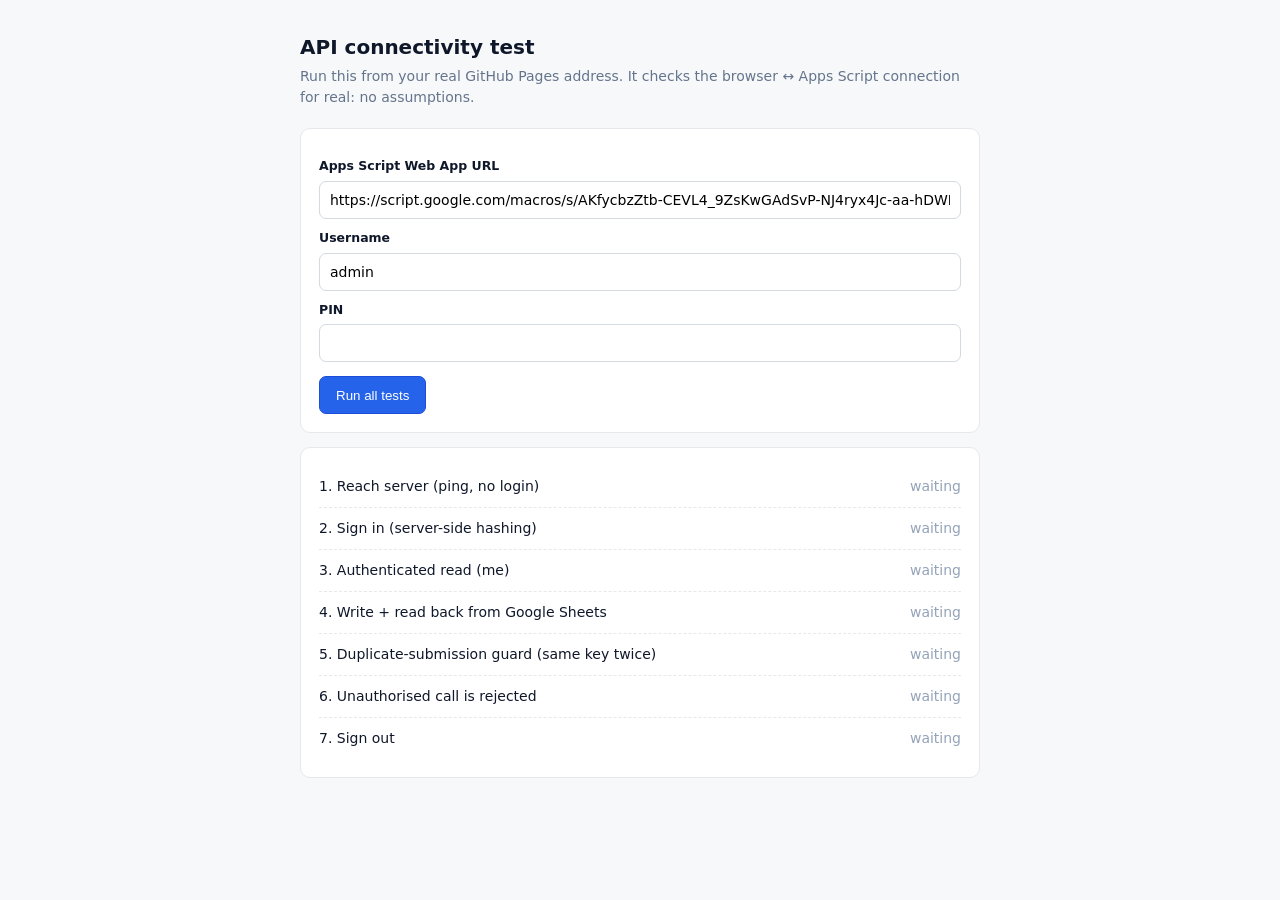
<file: api-test.html>
<!doctype html>
<html lang="en"><head><meta charset="utf-8"><meta name="viewport" content="width=device-width, initial-scale=1"><meta name="robots" content="noindex">
<title>Driver Hub · API connectivity test</title>
<style>
  body { font: 14px/1.5 Inter, system-ui, sans-serif; background: #F7F8FA; color: #0F172A; margin: 0; padding: 32px 16px; }
  .wrap { max-width: 680px; margin: 0 auto; } h1 { font-size: 20px; margin: 0 0 4px; } p { color: #64748B; margin: 0 0 20px; }
  .card { background: #fff; border: 1px solid #E6E8EC; border-radius: 10px; padding: 18px; margin-bottom: 14px; }
  label { display: block; font-size: 12.5px; font-weight: 600; margin: 10px 0 5px; } input { width: 100%; box-sizing: border-box; height: 38px; border: 1px solid #D5D9E0; border-radius: 7px; padding: 0 10px; font: inherit; }
  button { margin-top: 14px; height: 38px; padding: 0 16px; border-radius: 7px; border: 1px solid #1D4ED8; background: #2563EB; color: #fff; font: 600 14px inherit; cursor: pointer; }
  .row { display: flex; justify-content: space-between; gap: 10px; padding: 10px 0; border-bottom: 1px dashed #E6E8EC; } .row:last-child { border: 0; }
  .ok { color: #16A34A; font-weight: 600; } .bad { color: #DC2626; font-weight: 600; } .wait { color: #94A3B8; } code { font-size: 12px; color: #334155; word-break: break-all; }
</style></head>
<body><div class="wrap">
  <h1>API connectivity test</h1>
  <p>Run this from your real GitHub Pages address. It checks the browser ↔ Apps Script connection for real: no assumptions.</p>
  <div class="card">
    <label>Apps Script Web App URL</label><input id="url">
    <label>Username</label><input id="u" value="admin" autocapitalize="none"><label>PIN</label><input id="p" type="password">
    <button id="run">Run all tests</button>
  </div>
  <div class="card" id="out"></div>
</div>
<script src="assets/js/config.js"></script>
<script>
  const $ = id => document.getElementById(id);
  $('url').value = (window.IDH_CONFIG || {}).API_URL || '';
  const tests = [
    ['1. Reach server (ping, no login)', 'ping'], ['2. Sign in (server-side hashing)', 'login'], ['3. Authenticated read (me)', 'me'],
    ['4. Write + read back from Google Sheets', 'diag'], ['5. Duplicate-submission guard (same key twice)', 'idem'], ['6. Unauthorised call is rejected', 'reject'], ['7. Sign out', 'logout']];
  function paint(state) { $('out').innerHTML = tests.map(([l], i) => `<div class="row"><span>${l}</span><span class="${state[i]?.c || 'wait'}">${state[i]?.t || 'waiting'}</span></div>${state[i]?.d ? `<code>${state[i].d}</code>` : ''}`).join(''); }
  async function post(body) {
    const t = performance.now();
    const res = await fetch($('url').value.trim(), { method: 'POST', headers: { 'Content-Type': 'text/plain;charset=utf-8' }, body: JSON.stringify(body), redirect: 'follow' });
    const json = await res.json(); json._ms = Math.round(performance.now() - t); return json;
  }
  $('run').onclick = async () => {
    const s = []; paint(s); let token = null;
    const step = async (i, fn) => { try { const r = await fn(); s[i] = { c: r.pass ? 'ok' : 'bad', t: (r.pass ? 'PASS' : 'FAIL') + (r.ms ? ` · ${r.ms} ms` : ''), d: r.detail || '' }; } catch (e) { s[i] = { c: 'bad', t: 'FAIL', d: e.message + (e.message.includes('Failed to fetch') ? ' — check the URL ends with /exec and the deployment access is "Anyone".' : '') }; } paint(s); return s[i].c === 'ok'; };
    if (!await step(0, async () => { const r = await post({ action: 'ping' }); return { pass: r.ok && r.data.pong, ms: r._ms, detail: r.ok ? 'API v' + r.data.version + ', server time ' + r.data.time : r.error }; })) return;
    if (!await step(1, async () => { const r = await post({ action: 'login', payload: { username: $('u').value, pin: $('p').value } }); token = r.ok && r.data.token; return { pass: !!token, ms: r._ms, detail: r.ok ? 'Signed in as ' + r.data.user.name : r.error }; })) return;
    await step(2, async () => { const r = await post({ action: 'me', token }); return { pass: r.ok, ms: r._ms, detail: r.ok ? 'Role: ' + r.data.user.role : r.error }; });
    await step(3, async () => { const r = await post({ action: 'diag', token, idemKey: 'd' + Date.now() }); return { pass: r.ok && r.data.readBack, ms: r._ms, detail: r.ok ? 'Wrote and read back ' + r.data.written : r.error }; });
    await step(4, async () => { const k = 'dup' + Date.now(); const a = await post({ action: 'diag', token, idemKey: k }); const b = await post({ action: 'diag', token, idemKey: k });
      return { pass: a.ok && b.ok && b.duplicate === true && a.data.written === b.data.written, detail: b.duplicate ? 'Second call returned the original result. No duplicate row.' : 'Second call was not de-duplicated' }; });
    await step(5, async () => { const r = await post({ action: 'listUsers', token: 'not-a-real-token' }); return { pass: !r.ok && r.code === 'AUTH', detail: r.error }; });
    await step(6, async () => { const r = await post({ action: 'logout', token }); const after = await post({ action: 'me', token }); return { pass: r.ok && !after.ok, detail: 'Token no longer valid after sign-out' }; });
  };
  paint([]);
</script></body></html>
</file>
